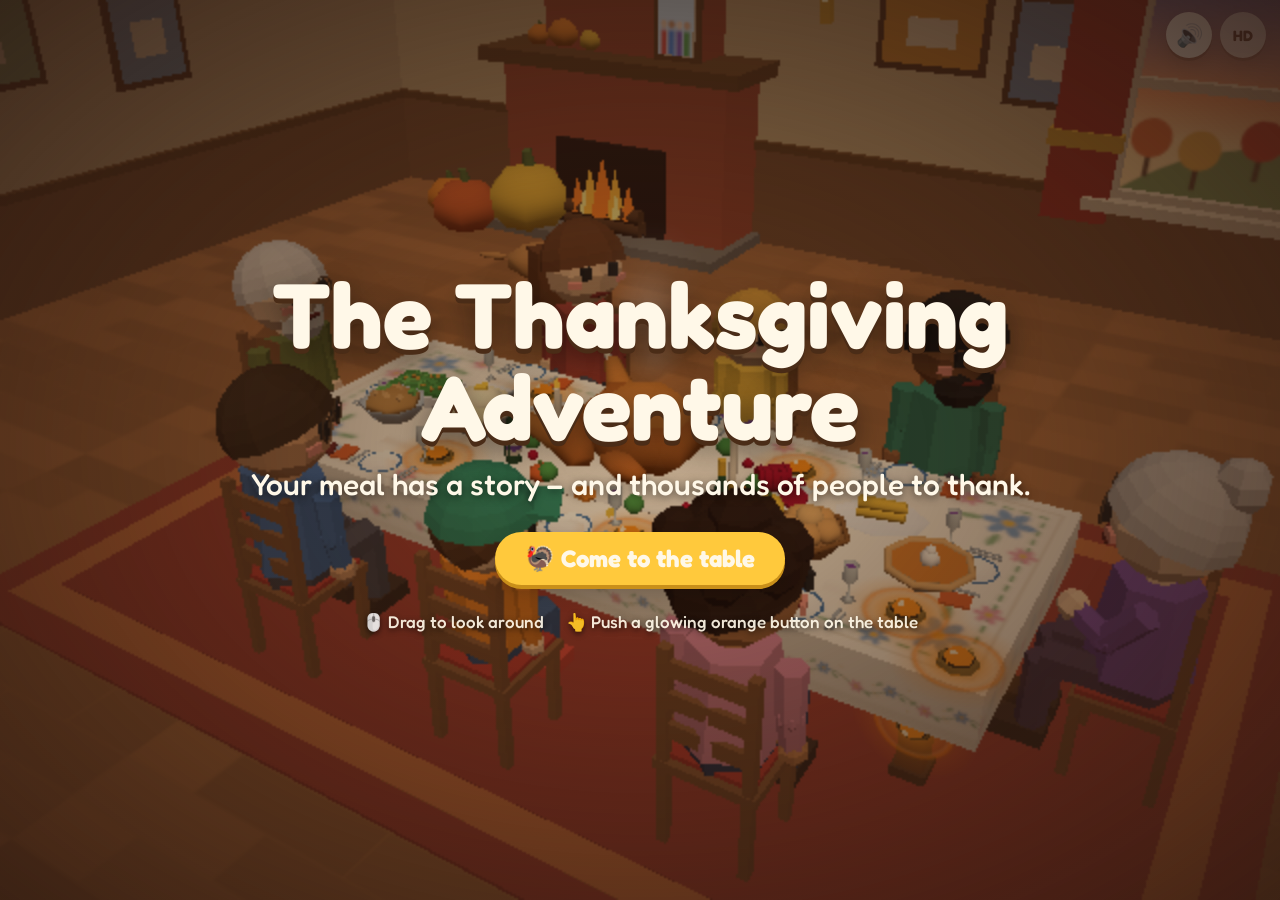
<file: index.html>
<!doctype html>
<html lang="en"><head><meta charset="utf-8"><meta name="viewport" content="width=device-width,initial-scale=1,maximum-scale=1,user-scalable=no"><title>The Thanksgiving Adventure</title><link rel="icon" href="data:image/svg+xml,<svg xmlns=%22http://www.w3.org/2000/svg%22 viewBox=%220 0 100 100%22><text y=%22.9em%22 font-size=%2290%22>🦃</text></svg>"><style>html,body{margin:0;height:100%;background:#2b1810}#boot{position:fixed;inset:0;display:flex;flex-direction:column;align-items:center;justify-content:center;gap:10px;color:#fff8e8;font:600 22px/1.3 system-ui,-apple-system,"Segoe UI",sans-serif;text-align:center}#boot b{font-size:64px;animation:bootbob 1.2s ease-in-out infinite}@keyframes bootbob{50%{transform:translateY(-10px)}}</style></head><body><div id="boot"><b>🦃</b>Setting the table…<noscript><br>This game needs JavaScript turned on.</noscript></div><div id="app"></div><script src="app.js"></script></body></html>
</file>
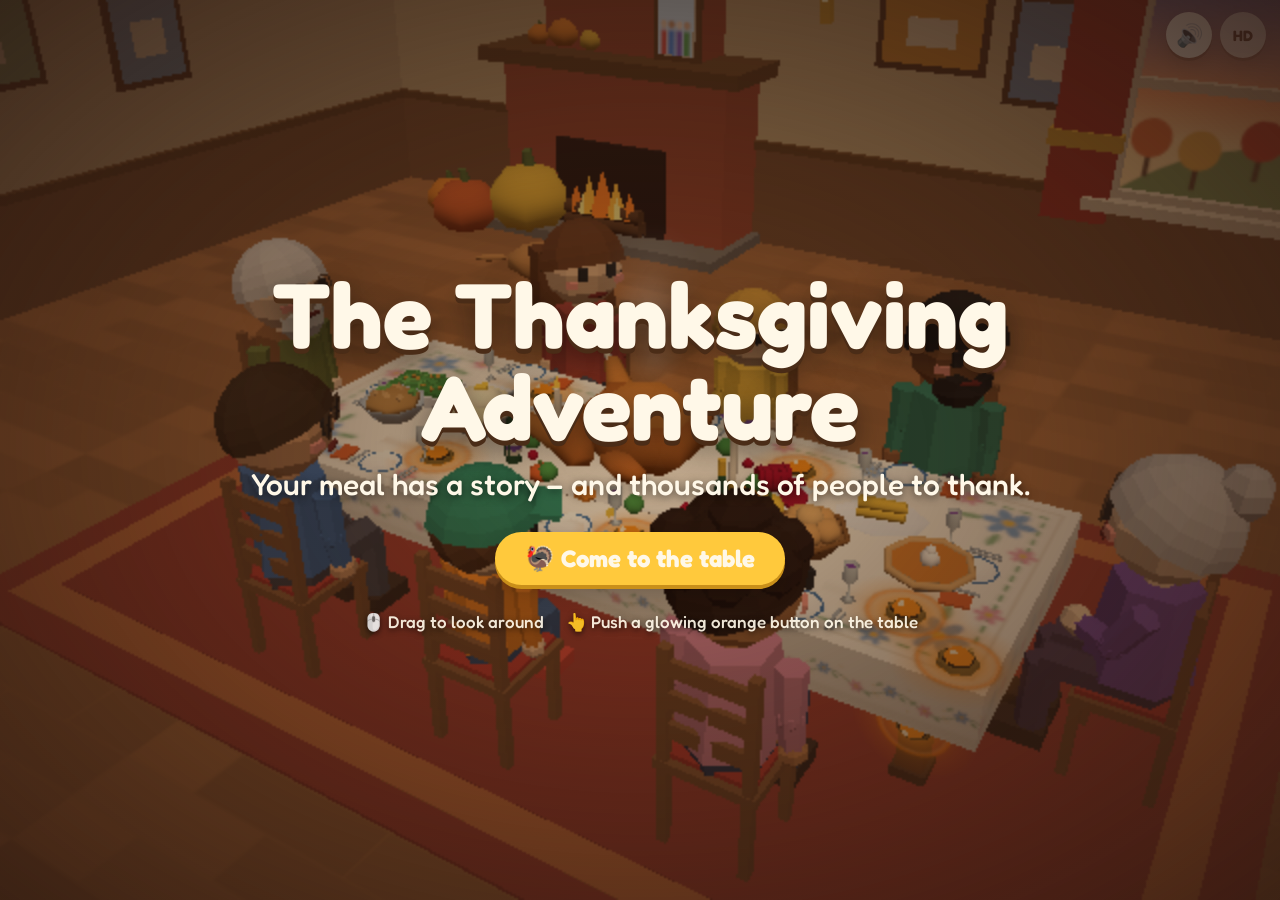
<file: website/index.html>
<!doctype html>
<html lang="en"><head><meta charset="utf-8"><meta name="viewport" content="width=device-width,initial-scale=1,maximum-scale=1,user-scalable=no"><title>The Thanksgiving Adventure</title><link rel="icon" href="data:image/svg+xml,<svg xmlns=%22http://www.w3.org/2000/svg%22 viewBox=%220 0 100 100%22><text y=%22.9em%22 font-size=%2290%22>🦃</text></svg>"><style>html,body{margin:0;height:100%;background:#2b1810}#boot{position:fixed;inset:0;display:flex;flex-direction:column;align-items:center;justify-content:center;gap:10px;color:#fff8e8;font:600 22px/1.3 system-ui,-apple-system,"Segoe UI",sans-serif;text-align:center}#boot b{font-size:64px;animation:bootbob 1.2s ease-in-out infinite}@keyframes bootbob{50%{transform:translateY(-10px)}}</style></head><body><div id="boot"><b>🦃</b>Setting the table…<noscript><br>This game needs JavaScript turned on.</noscript></div><div id="app"></div><script src="app.c3759a3061.js"></script></body></html>
</file>
